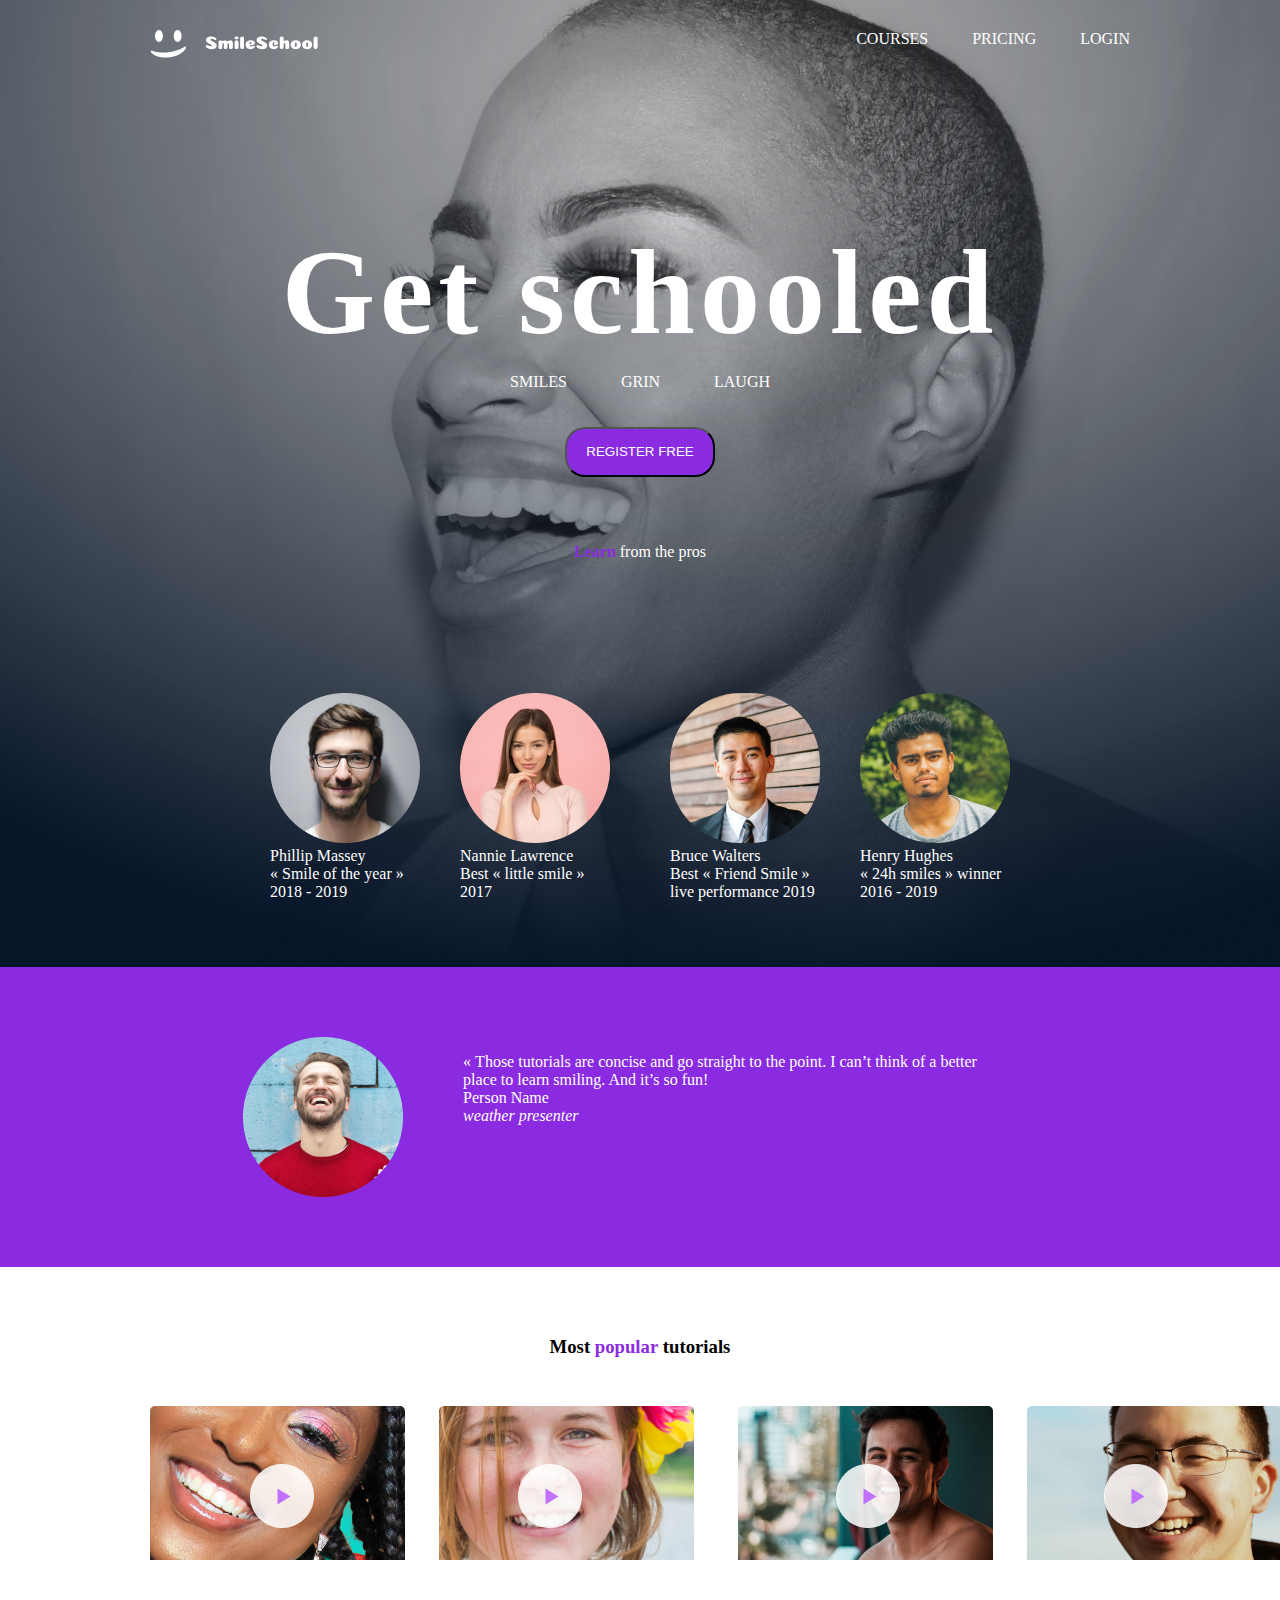
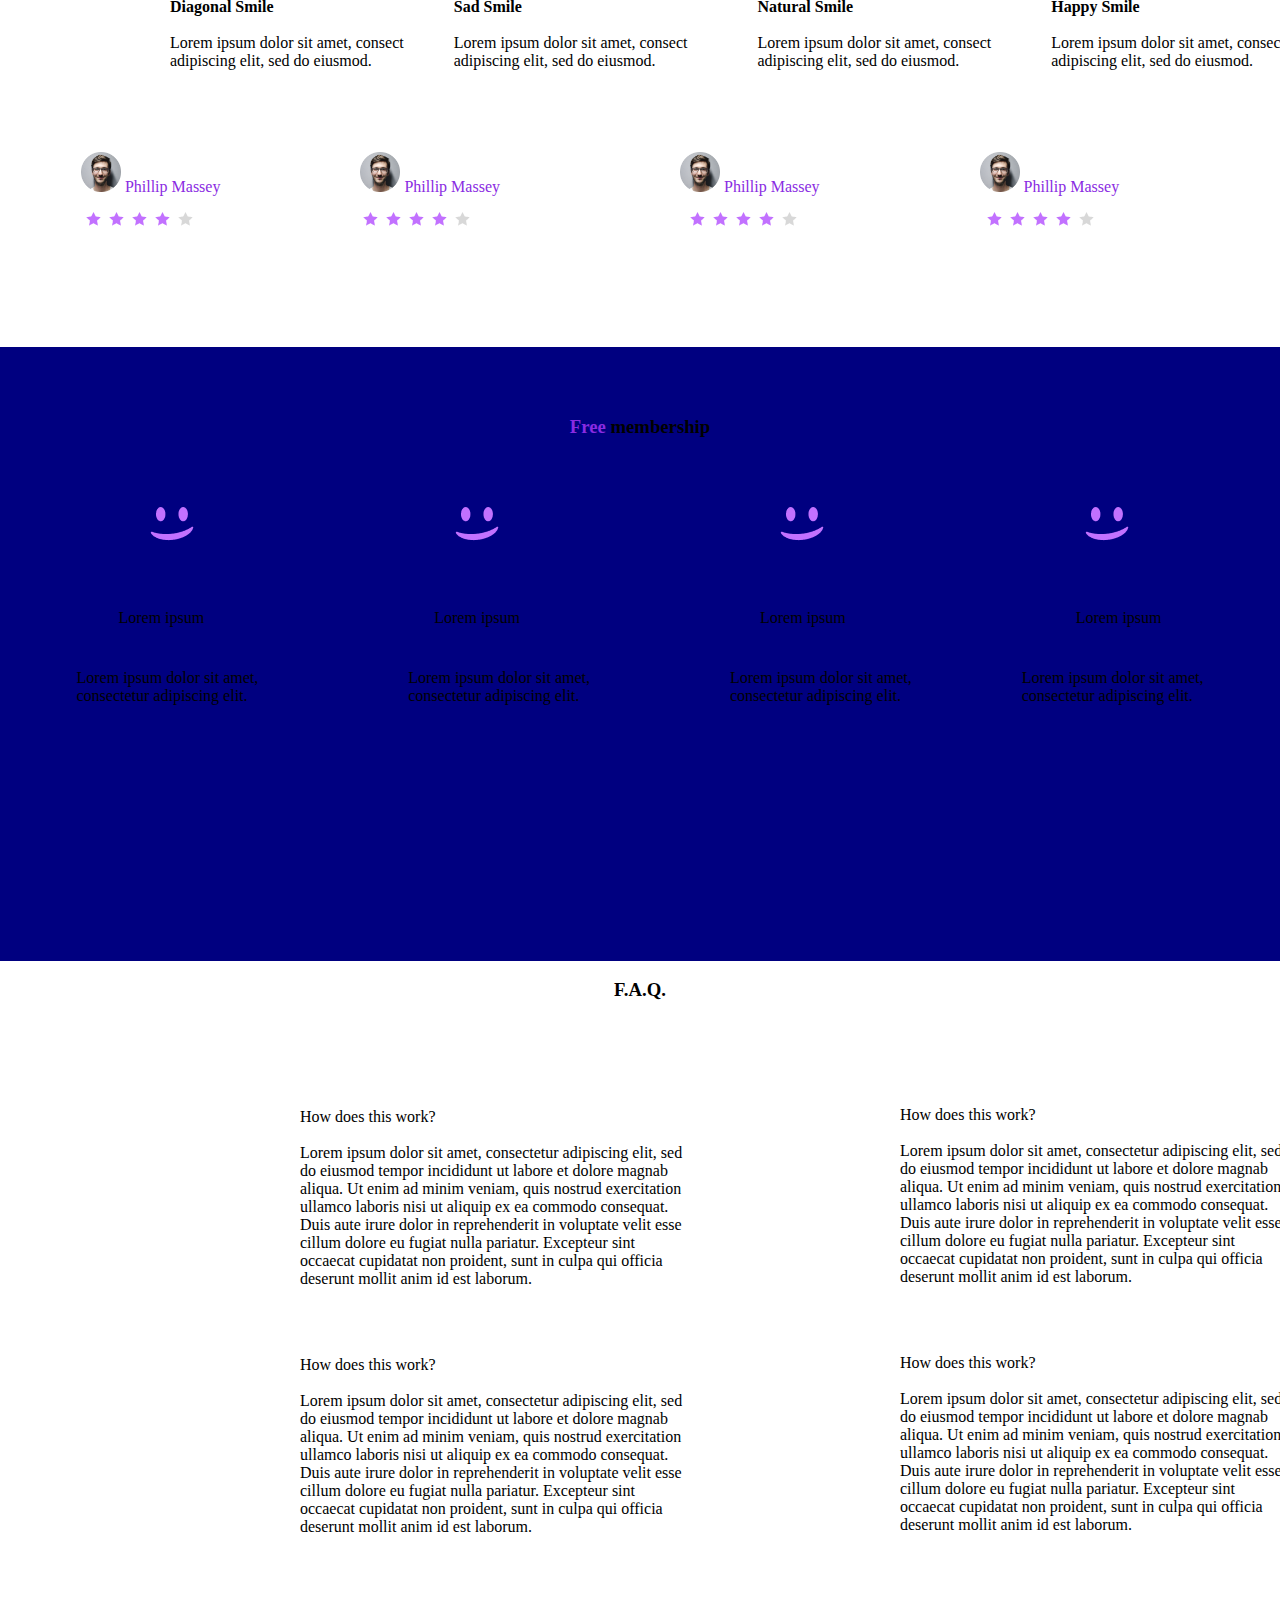
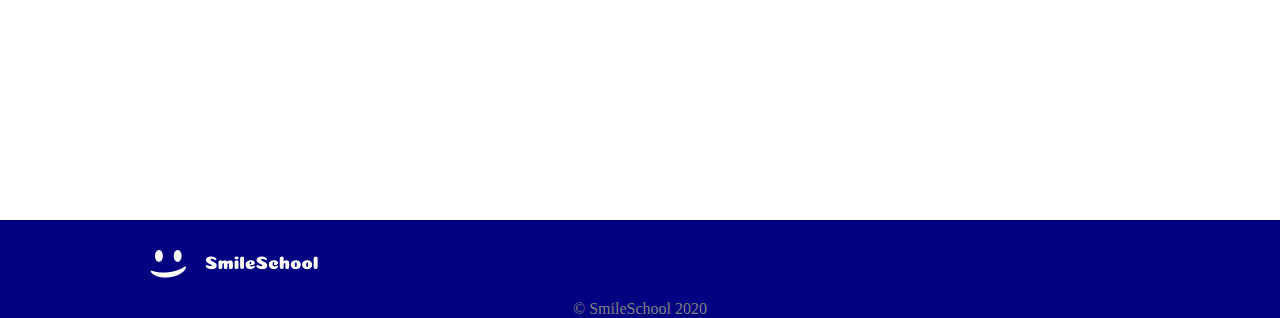
<file: css_advanced/index.html>
<!DOCTYPE html>
<html lang="en">
<head>
    <meta charset="UTF-8">
    <meta name="viewport" content="width=device-width, initial-scale=1.0">
    <link rel="stylesheet" href="style.css">
    <title>SmileSchool</title>
</head>
<body>
    <header>
        <img id="logo" src="pics/logo.png" alt="">
        
        <nav>
            <a href="courses">COURSES</a>
            <a href="pricing">PRICING</a>
            <a href="login">LOGIN</a>
        </nav>
        <h1><b>Get schooled</b></h1>
        <p id="slogan">SMILES   GRIN  LAUGH</p>
             
        <button type="submit">REGISTER FREE</button>

       <p id="says" style="color: white;"><b style="color: blueviolet;">Learn </b> from the pros</p>
       <div id="profiles">
            <p id="profile1"><img src="pics/1.png" alt=""><br> Phillip Massey <br>« Smile of the year » <br>2018 - 2019 </p>
            <p id="profile2"><img src="pics/3.png" alt=""><br>Nannie Lawrence <br>Best « little smile »<br> 2017 </p>
            <p id="profile3"><img style="border-radius: 70px;" src="pics/2.png" alt=""><br> Bruce Walters <br>Best « Friend Smile » <br>live performance 2019</p>
            <p id="profile4"><img src="pics/4.png" alt=""><br>Henry Hughes <br>« 24h smiles » winner <br>  2016 - 2019 </p>
       </div>

       <section id="section1">
        <img src="pics/5.png" alt="">
        <p>« Those tutorials are concise and go straight to the point. I can’t think of a better <br> place to learn smiling. And it’s so fun! <br>Person Name <br> <i>weather presenter</i></p>

       </section>
    </header>
   <main>
     <section id="section2">
         <h3>Most <b style="color: blueviolet;">popular</b> tutorials</h3>
        <img id="section2-1" src="pics/9.png" alt=""> 
        <img id="section2-2" src="pics/7.png" alt="">
        <img id="section2-3" src="pics/8.png" alt="">
        <img id="section2-4" src="pics/6.png" alt="">

        <div id="play">
            <img id="play1" src="pics/play.png" alt="">
            <img id="play2" src="pics/play.png" alt="">
            <img id="play3" src="pics/play.png" alt="">
            <img id="play4" src="pics/play.png" alt="">
        </div>
        
        <div id="list">
           <P id="list1"><b>Diagonal Smile</b> <br><br> Lorem ipsum dolor sit amet, consect <br> adipiscing elit, sed do eiusmod.</P>
           <P id="list2"><b>Sad Smile</b> <br><br> Lorem ipsum dolor sit amet, consect <br> adipiscing elit, sed do eiusmod.</P>
           <P id="list3"><b>Natural Smile</b> <br><br> Lorem ipsum dolor sit amet, consect <br> adipiscing elit, sed do eiusmod.</P>
           <P id="list4"><b>Happy Smile</b> <br><br> Lorem ipsum dolor sit amet, consect <br> adipiscing elit, sed do eiusmod.</P>
        </div>

        <div id="phillip">
             <p id="phillip1"><img src="pics/1.png" height="40"> Phillip Massey</p>
             <p id="phillip2"><img src="pics/1.png" height="40"> Phillip Massey</p>
             <p id="phillip3"><img src="pics/1.png" height="40"> Phillip Massey</p>
             <p id="phillip4"><img src="pics/1.png" height="40"> Phillip Massey</p>
        </div>

        <div id="rating">
              <img id="rating1" src="pics/rating.png" alt="">
              <img id="rating2"  src="pics/rating.png" alt="">
              <img id="rating3"  src="pics/rating.png" alt="">
              <img id="rating4"  src="pics/rating.png" alt="">
        </div>
     </section>

     <section id="section3">
        <h3><b style="color: blueviolet;">Free</b> membership</h3>
        <div id="smile">
             <img id="smile1" src="pics/smile.png" alt="">
             <img id="smile2" src="pics/smile.png" alt="">
             <img id="smile3" src="pics/smile.png" alt="">
             <img id="smile4" src="pics/smile.png" alt="">
        </div>

        <div id="lorem">
             <p id="lorem1">Lorem ipsum</p>
             <p id="lorem2">Lorem ipsum</p>
             <p id="lorem3">Lorem ipsum</p>
             <p id="lorem4">Lorem ipsum</p>
        </div>

        <div id="paragraph">
            <p id="paragraph1">Lorem ipsum dolor sit amet, <br>consectetur adipiscing elit.</p>
            <p id="paragraph2">Lorem ipsum dolor sit amet, <br>consectetur adipiscing elit.</p>
            <p id="paragraph3">Lorem ipsum dolor sit amet, <br>consectetur adipiscing elit.</p>
            <p id="paragraph4">Lorem ipsum dolor sit amet, <br>consectetur adipiscing elit.</p>
        </div>
        
     </section>

     <section id="section4">
        <h3>F.A.Q.</h3>
        <div id="p0">
             <p id="p1">How does this work?<br><br>Lorem ipsum dolor sit amet, consectetur adipiscing elit, sed <br>do eiusmod tempor incididunt ut labore et dolore magnab <br> aliqua. Ut enim ad minim veniam, quis nostrud exercitation <br> ullamco laboris nisi ut aliquip ex ea commodo consequat. <br>Duis aute irure dolor in reprehenderit in voluptate velit esse <br>cillum dolore eu fugiat nulla pariatur. Excepteur sint <br> occaecat cupidatat non proident, sunt in culpa qui officia <br> deserunt mollit anim id est laborum.</p><br><br>
             <p id="p2">How does this work?<br><br>Lorem ipsum dolor sit amet, consectetur adipiscing elit, sed <br>do eiusmod tempor incididunt ut labore et dolore magnab <br> aliqua. Ut enim ad minim veniam, quis nostrud exercitation <br> ullamco laboris nisi ut aliquip ex ea commodo consequat. <br>Duis aute irure dolor in reprehenderit in voluptate velit esse <br>cillum dolore eu fugiat nulla pariatur. Excepteur sint <br> occaecat cupidatat non proident, sunt in culpa qui officia <br> deserunt mollit anim id est laborum.</p>
        </div> 
        <div id="p5">
             <p id="p3">How does this work?<br><br>Lorem ipsum dolor sit amet, consectetur adipiscing elit, sed <br>do eiusmod tempor incididunt ut labore et dolore magnab <br> aliqua. Ut enim ad minim veniam, quis nostrud exercitation <br> ullamco laboris nisi ut aliquip ex ea commodo consequat. <br>Duis aute irure dolor in reprehenderit in voluptate velit esse <br>cillum dolore eu fugiat nulla pariatur. Excepteur sint <br> occaecat cupidatat non proident, sunt in culpa qui officia <br> deserunt mollit anim id est laborum.</p><br><br>
             <p id="p4">How does this work?<br><br>Lorem ipsum dolor sit amet, consectetur adipiscing elit, sed <br>do eiusmod tempor incididunt ut labore et dolore magnab <br> aliqua. Ut enim ad minim veniam, quis nostrud exercitation <br> ullamco laboris nisi ut aliquip ex ea commodo consequat. <br>Duis aute irure dolor in reprehenderit in voluptate velit esse <br>cillum dolore eu fugiat nulla pariatur. Excepteur sint <br> occaecat cupidatat non proident, sunt in culpa qui officia <br> deserunt mollit anim id est laborum.</p>
        </div>
     </section>
   </main>
    <footer>
        <img id="logo" src="pics/logo.png" alt="">
        <p>&copy SmileSchool 2020</p>
    </footer>
</body>
</html>
</file>
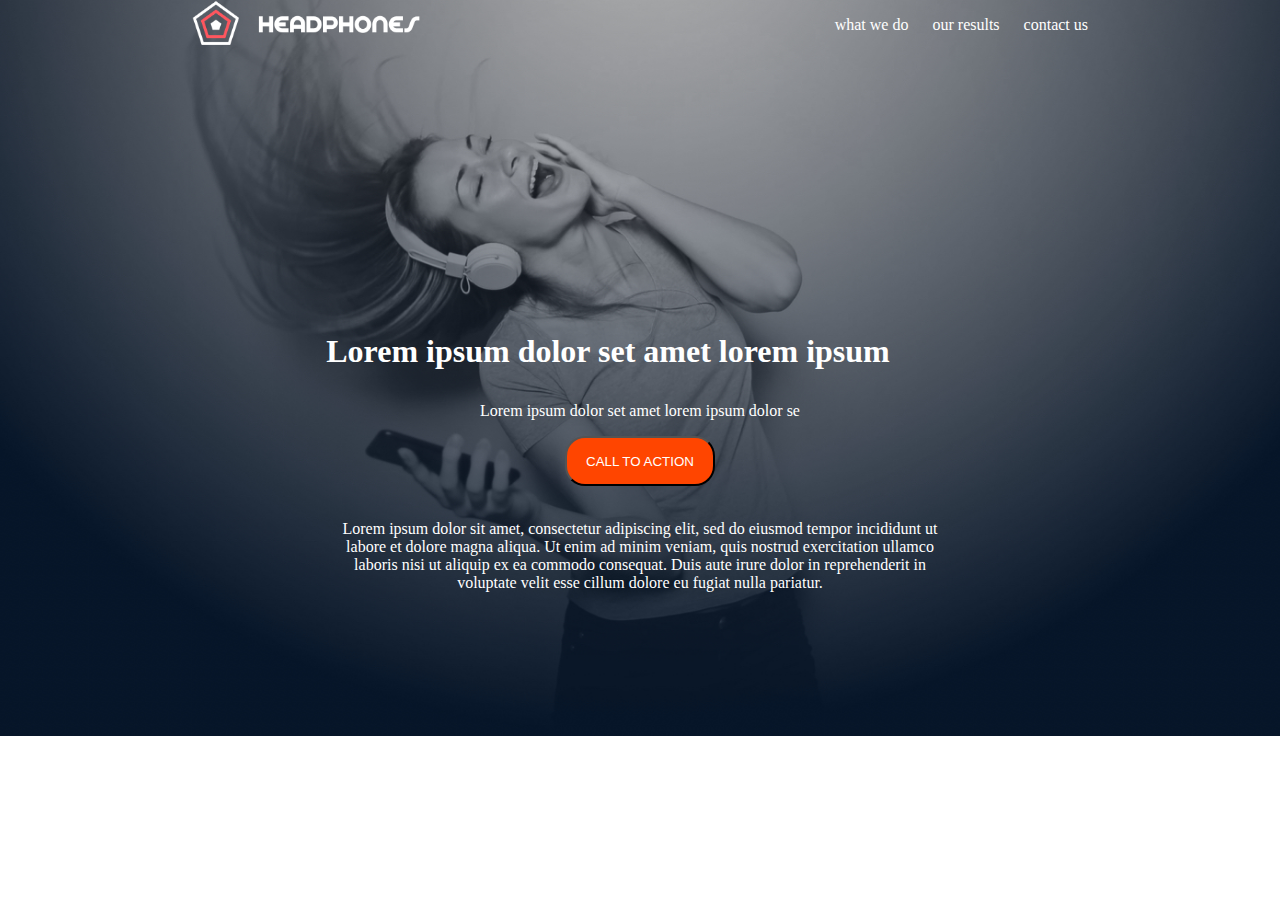
<file: headphones/0-index.html>
<html lang="en">
<head>
    <meta charset="UTF-8">
    <meta name="viewport" content="width=device-width, initial-scale=1.0">
    <title>Headphones</title>
    <link rel="stylesheet" href="0-styles.css">
</head>
<body>
   <header>
      <img src="asset/images/logo_headphones.png" alt=""> 
      <Nav>
        <ul>
            <li><a href="#">what we do</a></li>
            <li><a href="#">our results</a></li>
            <li><a href="#">contact us</a></li>
        </ul>
      </Nav>
      <p id="p1"><b>Lorem ipsum dolor set amet lorem ipsum </b></p>
      <p id="p2">Lorem ipsum dolor set amet lorem ipsum dolor se</p>
      <button>CALL TO ACTION</button><br>
      <p id="p3">Lorem ipsum dolor sit amet, consectetur adipiscing elit, sed do eiusmod tempor incididunt ut <br>labore et dolore magna aliqua. Ut enim ad minim veniam, quis nostrud exercitation ullamco <br>laboris nisi ut aliquip ex ea commodo consequat. Duis aute irure dolor in reprehenderit in <br> voluptate velit esse cillum dolore eu fugiat nulla pariatur.</p>
  </header>

</body>
</html>
</file>
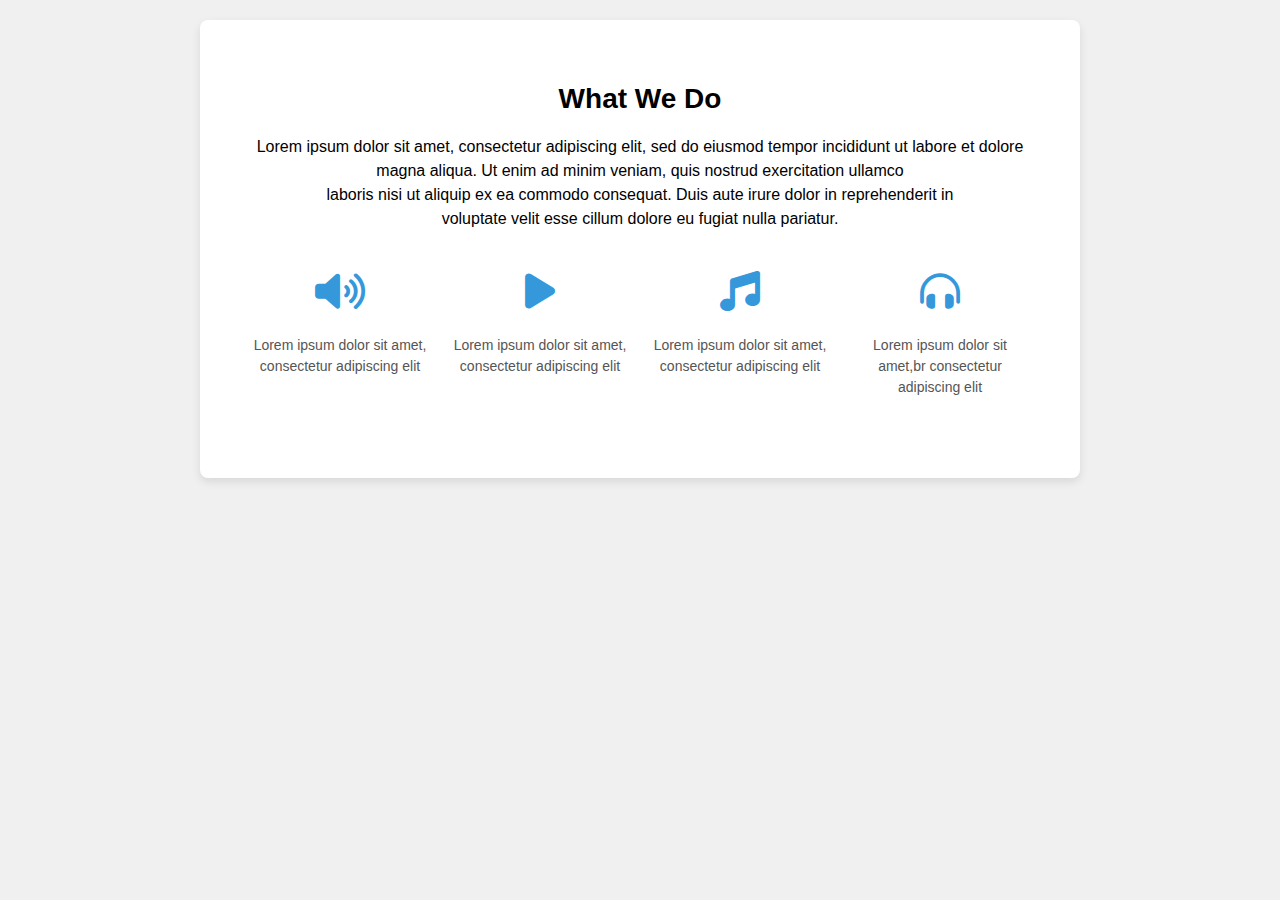
<file: headphones/1-index.html>
<!DOCTYPE html>
<html lang="en">
<head>
    <meta charset="UTF-8">
    <meta name="viewport" content="width=device-width, initial-scale=1.0">
    <title>What We Do</title>
    <link rel="stylesheet" href="1-styles.css">
    <link rel="stylesheet" href="https://cdnjs.cloudflare.com/ajax/libs/font-awesome/6.0.0-beta3/css/all.min.css">
</head>
<body>
    <div class="what-we-do">
        <h2>What We Do</h2>
        <p>Lorem ipsum dolor sit amet, consectetur adipiscing elit, sed do eiusmod tempor incididunt ut labore et dolore magna aliqua. Ut enim ad minim veniam, quis nostrud exercitation ullamco <br>laboris nisi ut aliquip ex ea commodo consequat. Duis aute irure dolor in  reprehenderit in <br>voluptate velit esse cillum dolore eu fugiat nulla pariatur.</p>
        <div class="icons">
            <div class="icon">
                <i class="fas fa-volume-up"></i>
                <p>Lorem ipsum dolor sit amet,<br> consectetur adipiscing elit</p>
            </div>
            <div class="icon">
                <i class="fas fa-play"></i>
                <p>Lorem ipsum dolor sit amet, <br>consectetur adipiscing elit</p>
            </div>
            <div class="icon">
                <i class="fas fa-music"></i>
                <p>Lorem ipsum dolor sit amet,<br> consectetur adipiscing elit</p>
            </div>
            <div class="icon">
                <i class="fas fa-headphones-alt"></i>
                <p>Lorem ipsum dolor sit amet,br consectetur adipiscing elit</p>
            </div>
        </div>
    </div>
</body>
</html>
</file>
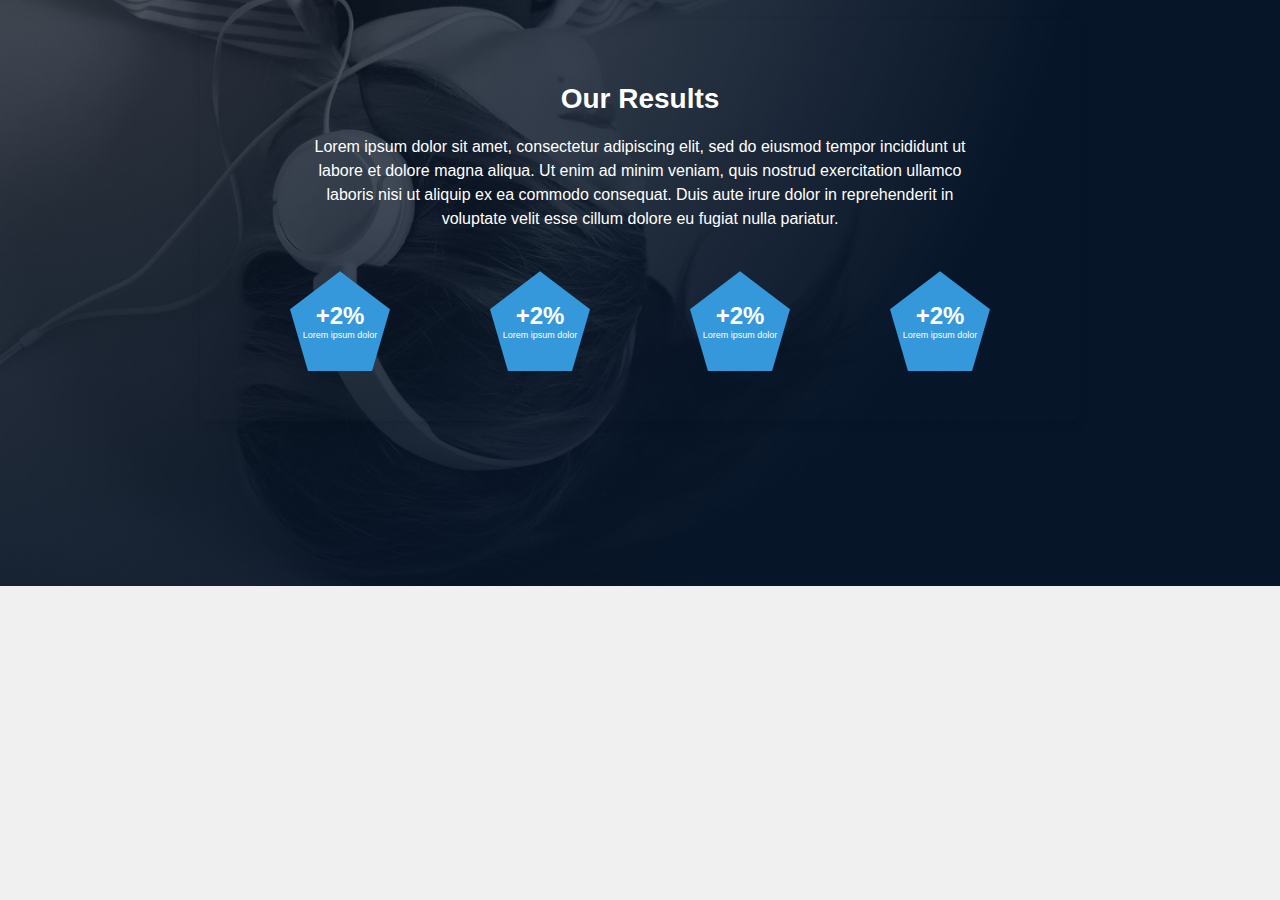
<file: headphones/2-index.html>
<!DOCTYPE html>
<html lang="en">
<head>
    <meta charset="UTF-8">
    <meta name="viewport" content="width=device-width, initial-scale=1.0">
    <title>Our Results</title>
    <link rel="stylesheet" href="2-styles.css">
</head>
<body>
    <div class="our-results">
        <h2>Our Results</h2>
        <p>Lorem ipsum dolor sit amet, consectetur adipiscing elit, sed do eiusmod tempor incididunt ut <br>labore et dolore magna aliqua. Ut enim ad minim veniam, quis nostrud exercitation ullamco <br>laboris nisi ut aliquip ex ea commodo consequat. Duis aute irure dolor in  reprehenderit in <br>voluptate velit esse cillum dolore eu fugiat nulla pariatur.</p>
        <div class="pentagons">
            <div class="pentagon">
                <div class="percentage">+2%</div>
                <div class="small-text">Lorem ipsum dolor</div>
            </div>
            <div class="pentagon">
                <div class="percentage">+2%</div>
                <div class="small-text">Lorem ipsum dolor</div>
            </div>
            <div class="pentagon">
                <div class="percentage">+2%</div>
                <div class="small-text">Lorem ipsum dolor</div>
            </div>
            <div class="pentagon">
                <div class="percentage">+2%</div>
                <div class="small-text">Lorem ipsum dolor</div>
            </div>
        </div>
    </div>
</body>
</html>
</file>
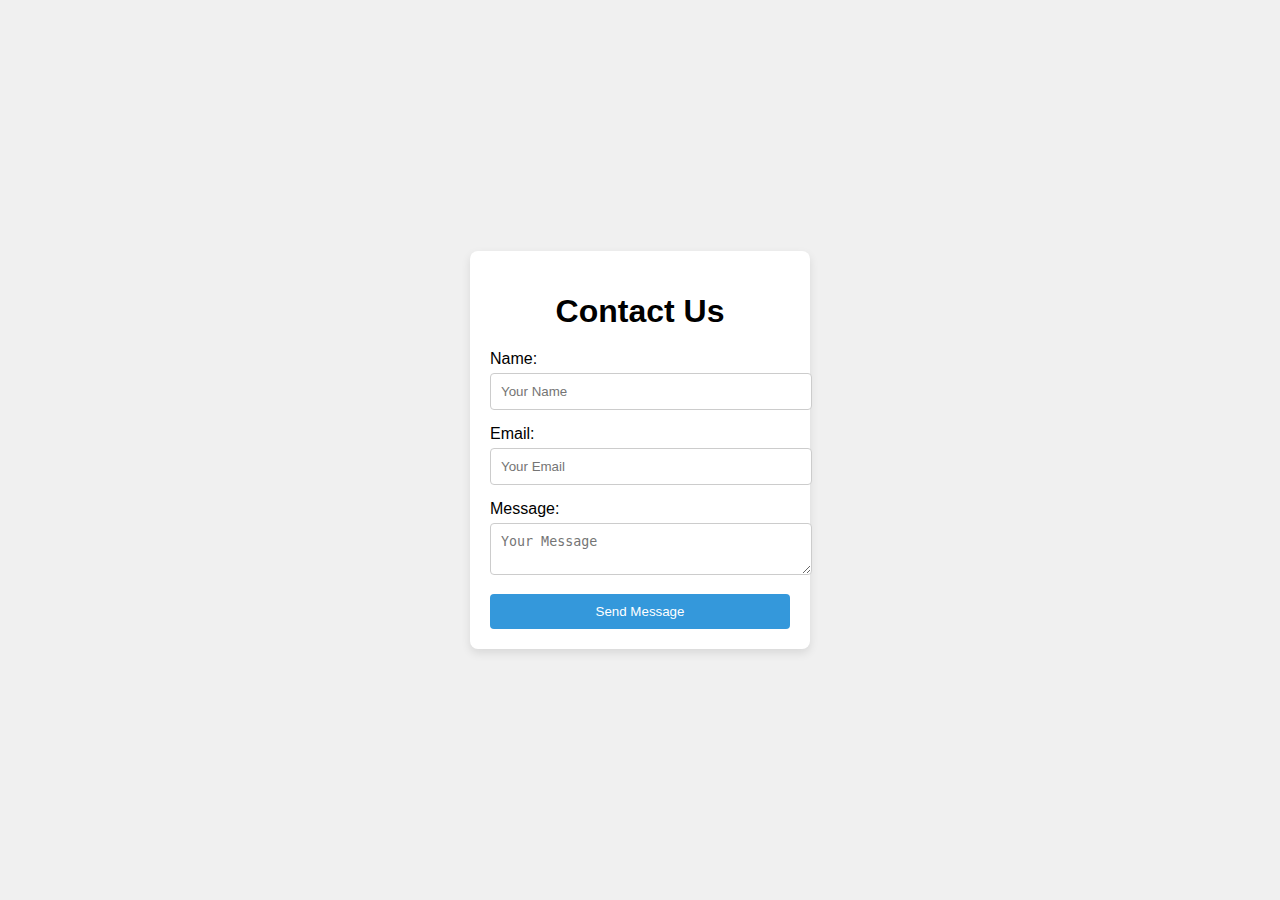
<file: headphones/3-index.html>
<!DOCTYPE html>
<html lang="en">
<head>
    <meta charset="UTF-8">
    <meta name="viewport" content="width=device-width, initial-scale=1.0">
    <title>Contact Form</title>
    <link rel="stylesheet" href="3-styles.css">
</head>
<body>
    <div class="container">
        <h1>Contact Us</h1>
        <form id="contactForm">
            <div class="form-group">
                <label for="name">Name:</label>
                <input type="text" id="name" name="name" required placeholder="Your Name">
            </div>
            <div class="form-group">
                <label for="email">Email:</label>
                <input type="email" id="email" name="email" required placeholder="Your Email">
            </div>
            <div class="form-group">
                <label for="message">Message:</label>
                <textarea id="message" name="message" required placeholder="Your Message"></textarea>
            </div>
            <button type="submit">Send Message</button>
        </form>
    </div>
</body>
</html>
</file>
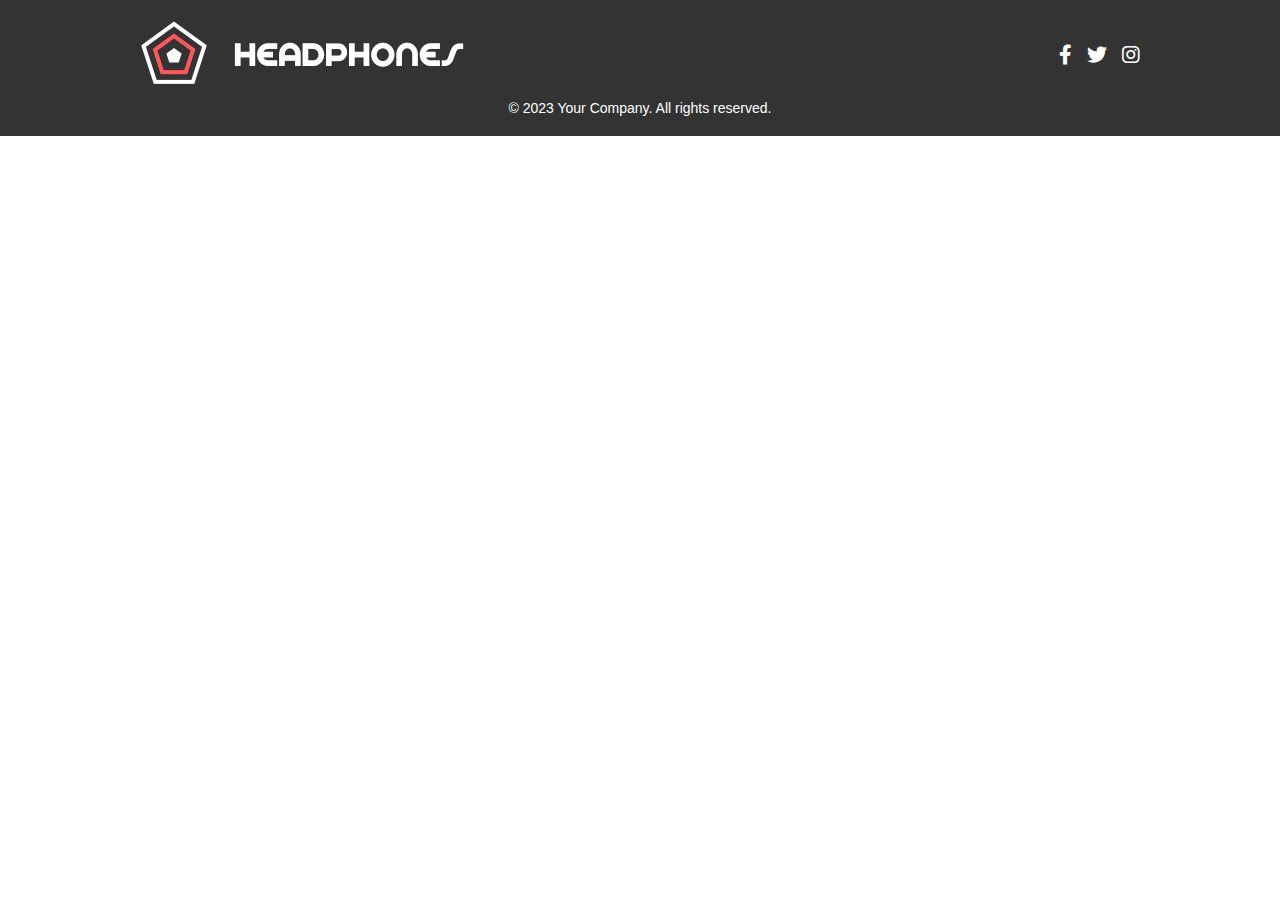
<file: headphones/4-index.html>
<!DOCTYPE html>
<html lang="en">
<head>
    <meta charset="UTF-8">
    <meta name="viewport" content="width=device-width, initial-scale=1.0">
    <title>Footer Example</title>
    <link rel="stylesheet" href="4-styles.css">
    <link rel="stylesheet" href="https://cdnjs.cloudflare.com/ajax/libs/font-awesome/6.0.0-beta3/css/all.min.css">
</head>
<body>
  <footer> 
    <div class="footer">
        <div class="footer-content">
            <div class="footer-icon">
                <i class="icon"><img src="asset/images/logo_headphones.png" alt=""></i> 
            </div>
            <div class="social-media">
                <a href="#" class="social-icon"><i class="fab fa-facebook-f"></i></a>
                <a href="#" class="social-icon"><i class="fab fa-twitter"></i></a>
                <a href="#" class="social-icon"><i class="fab fa-instagram"></i></a>
            </div>
        </div>
        <div class="copyright">
            &copy; 2023 Your Company. All rights reserved.
        </div>
    </div>
 </footer>
</body>
</html>
</file>
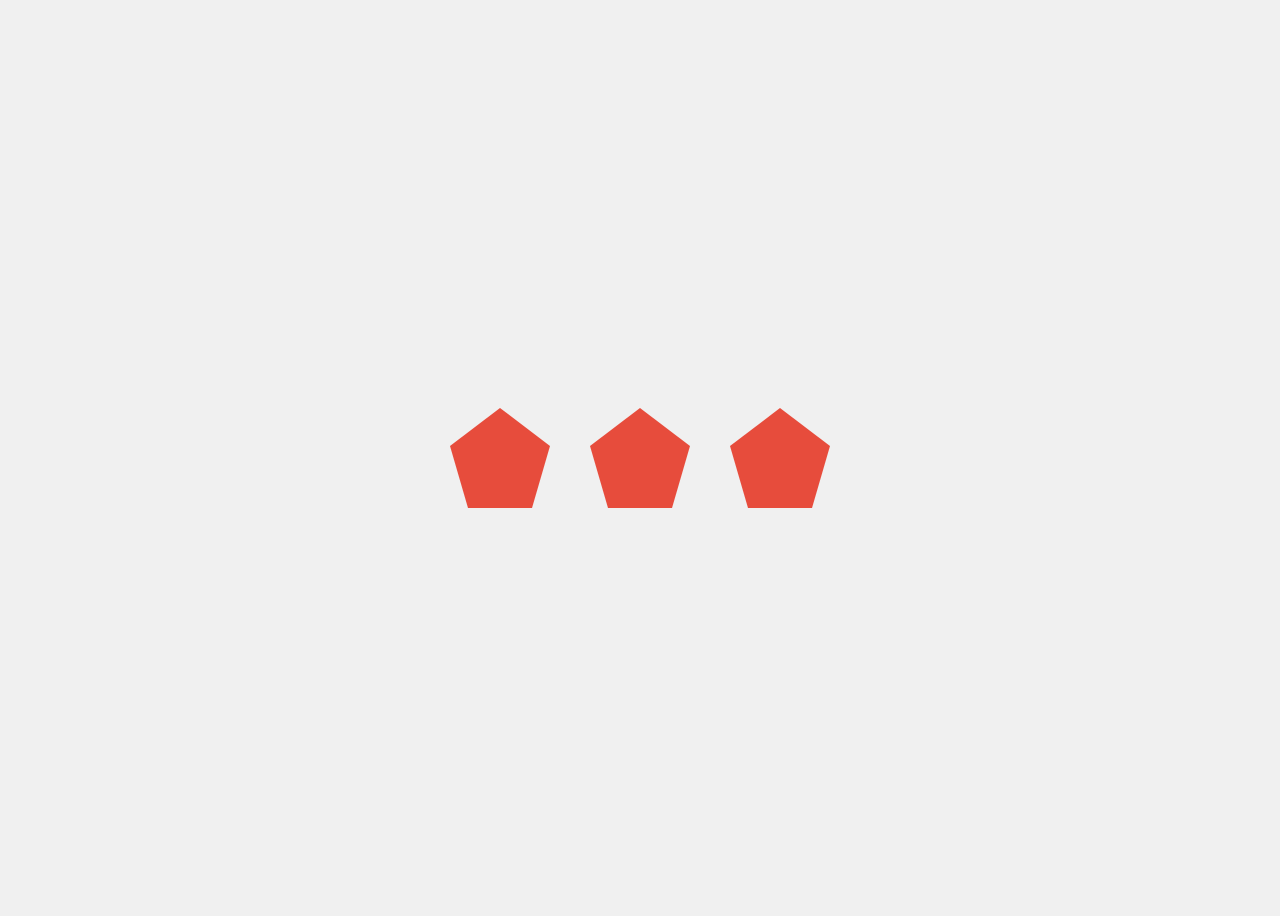
<file: headphones/6-index.html>
<!DOCTYPE html>
<html lang="en">
<head>
    <meta charset="UTF-8">
    <meta name="viewport" content="width=device-width, initial-scale=1.0">
    <title>Pentagon Shapes</title>
    <link rel="stylesheet" href="6-styles.css">
</head>
<body>
    <div class="pentagon"></div>
    <div class="pentagon pentagon-2"></div>
    <div class="pentagon pentagon-3"></div>
</body>
</html>
</file>
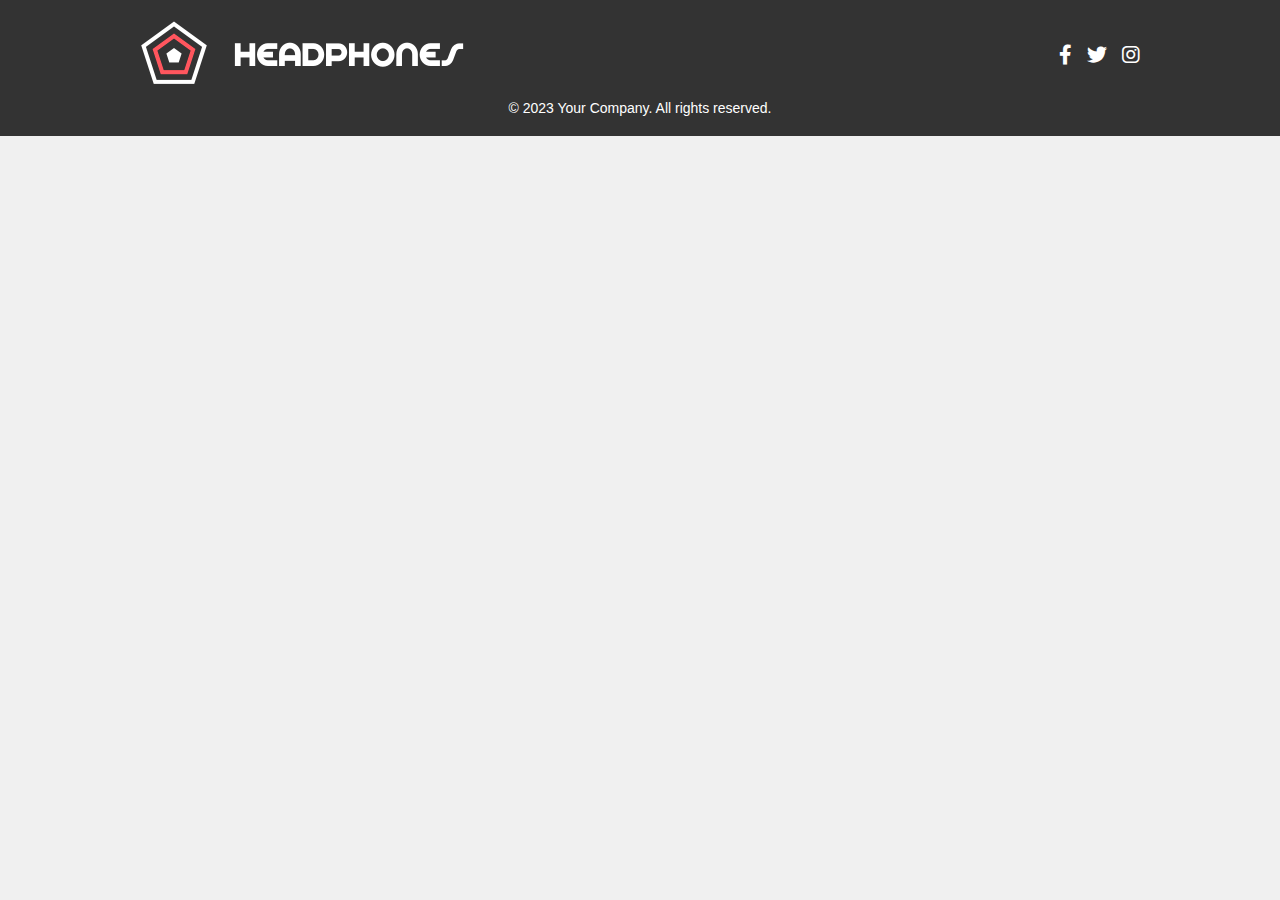
<file: headphones/7-index.html>
<!DOCTYPE html>
<html lang="en">
<head>
    <meta charset="UTF-8">
    <meta name="viewport" content="width=device-width, initial-scale=1.0">
    <title>Footer Example</title>
    <link rel="stylesheet" href="7-styles.css">
    <link rel="stylesheet" href="https://cdnjs.cloudflare.com/ajax/libs/font-awesome/6.0.0-beta3/css/all.min.css">
</head>
<body>
  <footer> 
    <div class="footer">
        <div class="footer-content">
            <div class="footer-icon">
                <i class="icon"><img src="asset/images/logo_headphones.png" alt=""></i> 
            </div>
            <div class="social-media">
                <a href="#" class="social-icon"><i class="fab fa-facebook-f"></i></a>
                <a href="#" class="social-icon"><i class="fab fa-twitter"></i></a>
                <a href="#" class="social-icon"><i class="fab fa-instagram"></i></a>
            </div>
        </div>
        <div class="copyright">
            &copy; 2023 Your Company. All rights reserved.
        </div>
    </div>
 </footer>
</body>
</html>
</file>
<file: css_advanced/style.css>
body{
    margin: 0;
}

header {
    background-image: url(pics/Object.png);
    margin: 0;
}
#logo{
    padding-top: 30px;
    padding-left: 150px;
}
nav{
    float: right;
    padding-top: 30px;
    padding-right: 150px;
    word-spacing: 40px;
}
nav a{
    text-decoration: none;
    color: white;
    
}
h1{
    color: white;
    font-size: 120px;
    text-align: center;
    letter-spacing: 5px;
    padding-top: 80px;
}
  ul{
    display: flex;
    text-align: center;
}
 ul li{
    text-decoration: none;
}
button{
    color: white;
    background-color: blueviolet;
    border-radius: 20px;
    height: 50px;;
    width: 150px;
    display: block;
    margin: auto;
    position: relative;
    bottom: 50px;
    
}
#slogan{
    color: white;
    text-align: center;
    word-spacing: 50px;
    position: relative;
    bottom: 70px;
}
footer{
    background-color: navy;
    position: relative;
    top: 30px;
    bottom: 700px;

}
footer p{
    color: grey;
    text-align: center;
    position: relative;
}
#says{
    position: relative;
    text-align: center;
}
#profiles{
    display: flex;
    position: relative;
    top: 100px;
    justify-content: center;
    color: white;
   
}
#profile1{
    position: relative;
    right: 70px;
    
}
#profile2{
    position: relative;
    right: 30px;
    
}
#profile3{
    position: relative;
    left: 30px;
    
}
#profile4{
    position: relative;
    left: 70px;
    
}
#section1{
   display: flex;
   position: relative;
   top:150px ;
   bottom: 150px;
   margin: 0;
   color: white;
   background-color: blueviolet;
   justify-content: center;
   padding: 70px;
}
#section1 img{
    position: relative;
    right: 60px;
}
#section2 h3{
    text-align: center;
    position: relative;
    bottom: 30px;
}

#section2{
    position: relative;
    top: 130px;
    padding: 100px;
    justify-content: center;
    
}
#section2-1{
    position: relative; 
    left: 50px;
}
#section2-2{
    position: relative; 
    left: 80px;
}
#section2-3{
    position: relative;
    left: 120px; 
}
#section2-4{
    position: relative; 
    left: 150px;
}

#play {
    position: relative;
    bottom: 100px;

}
#play1{
    position: relative;
    left: 150px;
}
#play2{
    position: relative;
    left: 350px;
}
#play3{
    position: relative;
    left: 600px;
}
#play4{
    position: relative;
    left: 800px;
}
#list{
    display: flex;
}
#list1{
    position: relative;
    left: 70px;
    bottom: 50px;
}
#list2{
    position: relative;
    left: 120px;
    bottom: 50px;
}
#list3{
    position: relative;
    left: 190px;
    bottom: 50px;
}
#list4{
    position: relative;
    left: 250px;
    bottom: 50px;
}
#phillip{
    display: flex;
    color: blueviolet;
    justify-content: center;
}
#phillip1{
   position: relative;
   right: 280px;

}
#phillip2{
    position: relative;
    right: 140px;
}
#phillip3{
    position: relative;
    left: 40px;
}
#phillip4{
    position: relative;
    left: 200px;
}

#rating{
    display: flex;
    justify-content: center;
    top: 200px;
}
#rating1{
    position: relative;
   right: 340px; 
}
#rating2{
    position: relative;
   right: 170px; 
}
#rating3{
    position: relative;
   left: 50px; 
}
#rating4{
    position: relative;
   left: 240px; 
}
#section3{
    background-color: navy;
    position: relative;
    top: 150px;
    padding: 200px;
    justify-content: center;
}
#section3 h3{
    text-align: center;
    position: relative;
    bottom: 150px;
}
#smile{
    display: flex;
    justify-content: center;
    position: relative;
    bottom: 100px;
}
#smile1{
    position: relative;
    right: 400px;
}
#smile2{
    position: relative;
    right: 140px;
}
#smile3{
    position: relative;
    left: 140px;
}
#smile4{
    position: relative;
    left: 400px;
}
#lorem{
    display: flex;
    justify-content: center;
    position: relative;
    bottom: 50px;
}
#lorem1{
    position: relative;
    right: 350px;
}
#lorem2{
    position: relative; 
    right: 120px;
}
#lorem3{
    position: relative;
    left: 120px;
}
#lorem4{
    position: relative;
   left: 350px;
}
#paragraph{
    display: flex;
    justify-content: center;
    position: relative;
    bottom: 40px;
}
#paragraph1{
    position: relative;
    right: 200px;

}
#paragraph2{
    position: relative;
    right: 50px;
    
}
#paragraph3{
    position: relative;
    left: 90px;
    
}
#paragraph4{
    position: relative;
    left: 200px;
    
}

#p0{
    display: grid;
    position: relative;
    top: 220px;
    left: 900px;
}

#p5{
    display: grid;
    position: relative;
    bottom: 238px;
    left:300px ;
}
#section4 h3{
    display: flex;
    justify-content: center;
    position: relative;
    top: 150px;
}
</file>
<file: headphones/0-styles.css>
body{
    margin: 0;
}
header{
    background-image: url(asset/images/headphones_hero_1.jpg);
    background-repeat: no-repeat;
    background-size: cover;
    background-position: center;
    padding-bottom: 10%;
}
img{
    padding-left: 15%;
    height: 5%;
}
nav {
    display: flex;
    float: right;
    padding-right: 15%;
    
}
ul li{
   display: inline-flex;
   margin-left: 20px; 
}
a{
    text-decoration: none;
    color: white;
}
#p1{
    text-align: center;
    color: white;
    padding-top: 20%;
    padding-right: 5%;
    font-size: xx-large;
}
#p2{
    text-align: center;
    color: white;
}
#p3{
    text-align: center;
    color: white;
}
button{
    display: block;
    color: white;
    background-color: orangered;
    border-radius: 20px;
    height: 50px;;
    width: 150px;
    margin: auto;
}
</file>
<file: headphones/1-styles.css>
body {
    margin: 0;
    font-family: Arial, sans-serif;
    background-color: #f0f0f0;
}

.what-we-do {
    text-align: center;
    padding: 40px;
    background-color: #fff;
    margin: 20px auto;
    border-radius: 8px;
    box-shadow: 0 4px 10px rgba(0, 0, 0, 0.1);
    max-width: 800px; /* Adjust as needed */
}

h2 {
    margin-bottom: 20px;
    font-size: 28px;
}

p {
    margin-bottom: 30px;
    font-size: 16px;
    line-height: 1.5;
}

.icons {
    display: flex;
    justify-content: space-around;
    flex-wrap: wrap; 
}

.icon {
    flex: 1 1 150px; 
    margin: 10px;
    text-align: center;
}

.icon i {
    font-size: 40px;
    color: #3498db; 
    margin-bottom: 10px;
}

.icon p {
    font-size: 14px;
    color: #555;
}
</file>
<file: headphones/2-styles.css>
body {
    background-image: url(asset/images/headphones_hero_2.jpg);
    background-repeat: no-repeat;
    background-size: cover;
    background-position: center;
    margin: 0;
    font-family: Arial, sans-serif;
    background-color: #f0f0f0;
}

.our-results {
    text-align: center;
    padding: 40px;
    margin: 20px auto;
    border-radius: 8px;
    box-shadow: 0 4px 10px rgba(0, 0, 0, 0.1);
    max-width: 800px; 
    color: white;
}

h2 {
    margin-bottom: 20px;
    font-size: 28px;
}

p {
    margin-bottom: 30px;
    font-size: 16px;
    line-height: 1.5;
    color: white;
}

.pentagons {
    display: flex;
    justify-content: space-around;
    flex-wrap: wrap; 
}

.pentagon {
    width: 100px;
    height: 100px; 
    background-color: #3498db;
    clip-path: polygon(50% 0%, 100% 38%, 82% 100%, 18% 100%, 0% 38%);
    display: flex;
    flex-direction: column;
    justify-content: center;
    align-items: center;
    color: white;
    margin: 10px;
    text-align: center;
    position: relative;
}

.percentage {
    font-size: 24px;
    font-weight: bold;
}

.small-text {
    font-size: 9px;
}
</file>
<file: headphones/3-styles.css>
body {
    display: flex;
    justify-content: center;
    align-items: center;
    height: 100vh;
    margin: 0;
    background-color: #f0f0f0;
    font-family: Arial, sans-serif;
}

.container {
    background-color: #fff;
    padding: 20px;
    border-radius: 8px;
    box-shadow: 0 4px 10px rgba(0, 0, 0, 0.1);
    width: 300px;
    animation: fadeIn 0.5s ease-in-out;
}

h1 {
    text-align: center;
    margin-bottom: 20px;
}

.form-group {
    margin-bottom: 15px;
}

label {
    display: block;
    margin-bottom: 5px;
}

input, textarea {
    width: 100%;
    padding: 10px;
    border: 1px solid #ccc;
    border-radius: 4px;
    transition: border-color 0.3s;
}

input:focus, textarea:focus {
    border-color: #3498db;
    outline: none;
}

button {
    width: 100%;
    padding: 10px;
    background-color: #3498db;
    color: white;
    border: none;
    border-radius: 4px;
    cursor: pointer;
    transition: background-color 0.3s;
}

button:hover {
    background-color: #2980b9;
}

@keyframes fadeIn {
    from {
        opacity: 0;
        transform: translateY(-20px);
    }
    to {
        opacity: 1;
        transform: translateY(0);
    }
}
</file>
<file: headphones/4-styles.css>
body {
    margin: 0;
    font-family: Arial, sans-serif;
}

.footer {
    background-color: #333;
    color: white;
    padding: 20px;
    display: flex;
    flex-direction: column;
    align-items: center;
}

.footer-content {
    display: flex;
    justify-content: space-between;
    width: 100%;
    max-width: 1000px; 
    align-items: center;
}

.footer-icon {
    font-size: 24px;
}

.social-media {
    display: flex;
}

.social-icon {
    color: white;
    text-decoration: none;
    margin-left: 15px;
    font-size: 20px;
    transition: color 0.3s;
}

.social-icon:hover {
    color: #3498db; 
}

.copyright {
    text-align: center;
    margin-top: 10px;
    font-size: 14px;
}
</file>
<file: headphones/6-styles.css>
body {
    display: flex;
    justify-content: center;
    align-items: center;
    flex-direction: row;
    height: 100vh;
    background-color: #f0f0f0;
}

.pentagon {
    width: 100px;
    height: 100px;
    background-color: #e74c3c;
    clip-path: polygon(50% 0%, 100% 38%, 82% 100%, 18% 100%, 0% 38%);
    margin: 20px;
}

.pentagon-2 {
    background-color: #e74c3c;
}

.pentagon-3 {
    background-color: #e74c3c;
}
</file>
<file: headphones/7-styles.css>
body {
    margin: 0;
    font-family: Arial, sans-serif;
    background-color: #f0f0f0;
}

.footer {
    background-color: #333;
    color: white;
    padding: 20px;
    display: flex;
    flex-direction: column;
    align-items: center;
}

.footer-content {
    display: flex;
    justify-content: space-between;
    width: 100%;
    max-width: 1000px; 
    align-items: center;
}

.footer-icon {
    font-size: 24px;
    transition: transform 0.3s, color 0.3s;
}

.footer-icon:hover {
    transform: scale(1.2); 
    color: #3498db; 
}

.social-media {
    display: flex;
}

.social-icon {
    color: white;
    text-decoration: none;
    margin-left: 15px;
    font-size: 20px;
    transition: transform 0.3s, color 0.3s; 
}

.social-icon:hover {
    transform: scale(1.2); 
    color: #3498db; 
}

.copyright {
    text-align: center;
    margin-top: 10px;
    font-size: 14px;
}
</file>
